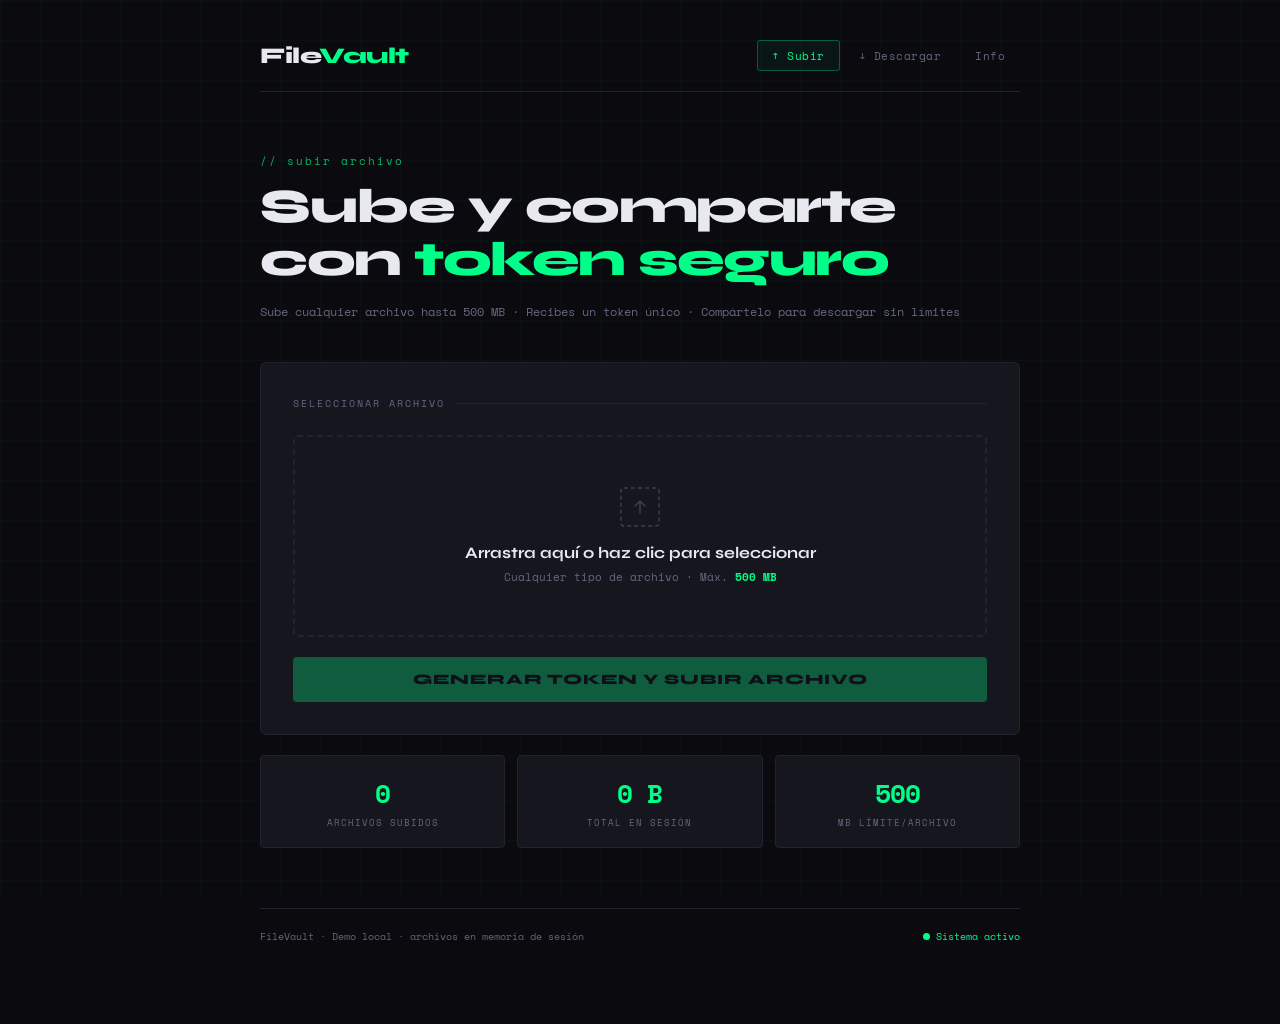
<file: index.html>
<!DOCTYPE html>
<html lang="es">
<head>
<meta charset="UTF-8">
<meta name="viewport" content="width=device-width, initial-scale=1.0">
<title>FileVault — Subir archivo</title>
<link rel="icon" href="favicon.svg" type="image/svg+xml">
<link href="https://fonts.googleapis.com/css2?family=Space+Mono:wght@400;700&family=Syne:wght@400;700;800&display=swap" rel="stylesheet">
<link rel="stylesheet" href="styles.css">
</head>
<body>
<div class="bg-grid"></div>
<div class="container">

  <header class="header">
    <a href="index.html" class="logo">File<span>Vault</span></a>
    <nav class="nav">
      <a href="index.html" class="nav-link active">↑ Subir</a>
      <a href="download.html" class="nav-link">↓ Descargar</a>
      <a href="about.html" class="nav-link">Info</a>
    </nav>
  </header>

  <main>
    <div class="hero">
      <div class="hero-tag">// subir archivo</div>
      <h1 class="hero-title">Sube y comparte<br>con <em>token seguro</em></h1>
      <p class="hero-sub">Sube cualquier archivo hasta 500 MB · Recibes un token único · Compártelo para descargar sin límites</p>
    </div>

    <div class="card">
      <div class="card-title">Seleccionar archivo</div>

      <div class="dropzone" id="dropzone" onclick="document.getElementById('fileInput').click()">
        <div class="drop-icon">
          <svg width="40" height="40" viewBox="0 0 40 40" fill="none">
            <rect x="1" y="1" width="38" height="38" rx="3" stroke="currentColor" stroke-width="1.5" stroke-dasharray="4 3"/>
            <path d="M20 26V14M20 14L15 19M20 14L25 19" stroke="currentColor" stroke-width="1.5" stroke-linecap="round" stroke-linejoin="round"/>
          </svg>
        </div>
        <div class="drop-text">Arrastra aquí o haz clic para seleccionar</div>
        <div class="drop-sub">Cualquier tipo de archivo · Máx. <strong>500 MB</strong></div>
        <input type="file" id="fileInput" onchange="onFileSelect(event)">
      </div>

      <div class="file-info" id="fileInfo">
        <span class="file-icon" id="fileIcon">📄</span>
        <div class="file-details">
          <div class="file-name" id="fileName">—</div>
          <div class="file-size" id="fileSize">—</div>
        </div>
        <button class="file-remove" onclick="clearFile()">✕ Quitar</button>
      </div>

      <div class="progress-wrap" id="progressWrap">
        <div class="progress-label">
          <span id="progressStatus">Procesando...</span>
          <span id="progressPct">0%</span>
        </div>
        <div class="progress-bar"><div class="progress-fill" id="progressFill"></div></div>
      </div>

      <div class="msg msg-error" id="uploadError"></div>

      <button class="btn btn-primary" id="uploadBtn" disabled onclick="uploadFile()">
        <span>Generar token y subir archivo</span>
      </button>

      <div class="result-box" id="resultBox">
        <div class="result-title">Archivo listo para compartir</div>
        <div class="token-display">
          <div class="token-label">Token de acceso único</div>
          <div class="token-row">
            <span class="token-value" id="tokenValue">—</span>
            <button class="copy-btn" id="copyTokenBtn" onclick="copyToken()">Copiar</button>
          </div>
        </div>
        <div class="token-display">
          <div class="token-label">Archivo</div>
          <div class="token-value small" id="resultFileName">—</div>
        </div>
        <div class="result-warning">
          ⚠ Guarda este token. Sin él, no podrás acceder al archivo.<br>
          Compártelo solo con quienes deban descargar el archivo.
        </div>
        <a href="download.html" class="btn btn-outline" style="margin-top:16px;display:block;text-align:center;text-decoration:none;">
          Ir a descargar con token →
        </a>
      </div>
    </div>

    <div class="stats-row">
      <div class="stat-card">
        <div class="stat-num" id="statFiles">0</div>
        <div class="stat-label">Archivos subidos</div>
      </div>
      <div class="stat-card">
        <div class="stat-num" id="statSize">0 B</div>
        <div class="stat-label">Total en sesión</div>
      </div>
      <div class="stat-card">
        <div class="stat-num">500</div>
        <div class="stat-label">MB límite/archivo</div>
      </div>
    </div>
  </main>

  <footer class="footer">
    <span>FileVault · Demo local · archivos en memoria de sesión</span>
    <span class="status-dot">Sistema activo</span>
  </footer>

</div>
<script src="vault.js"></script>
<script src="upload.js"></script>
</body>
</html>
</file>
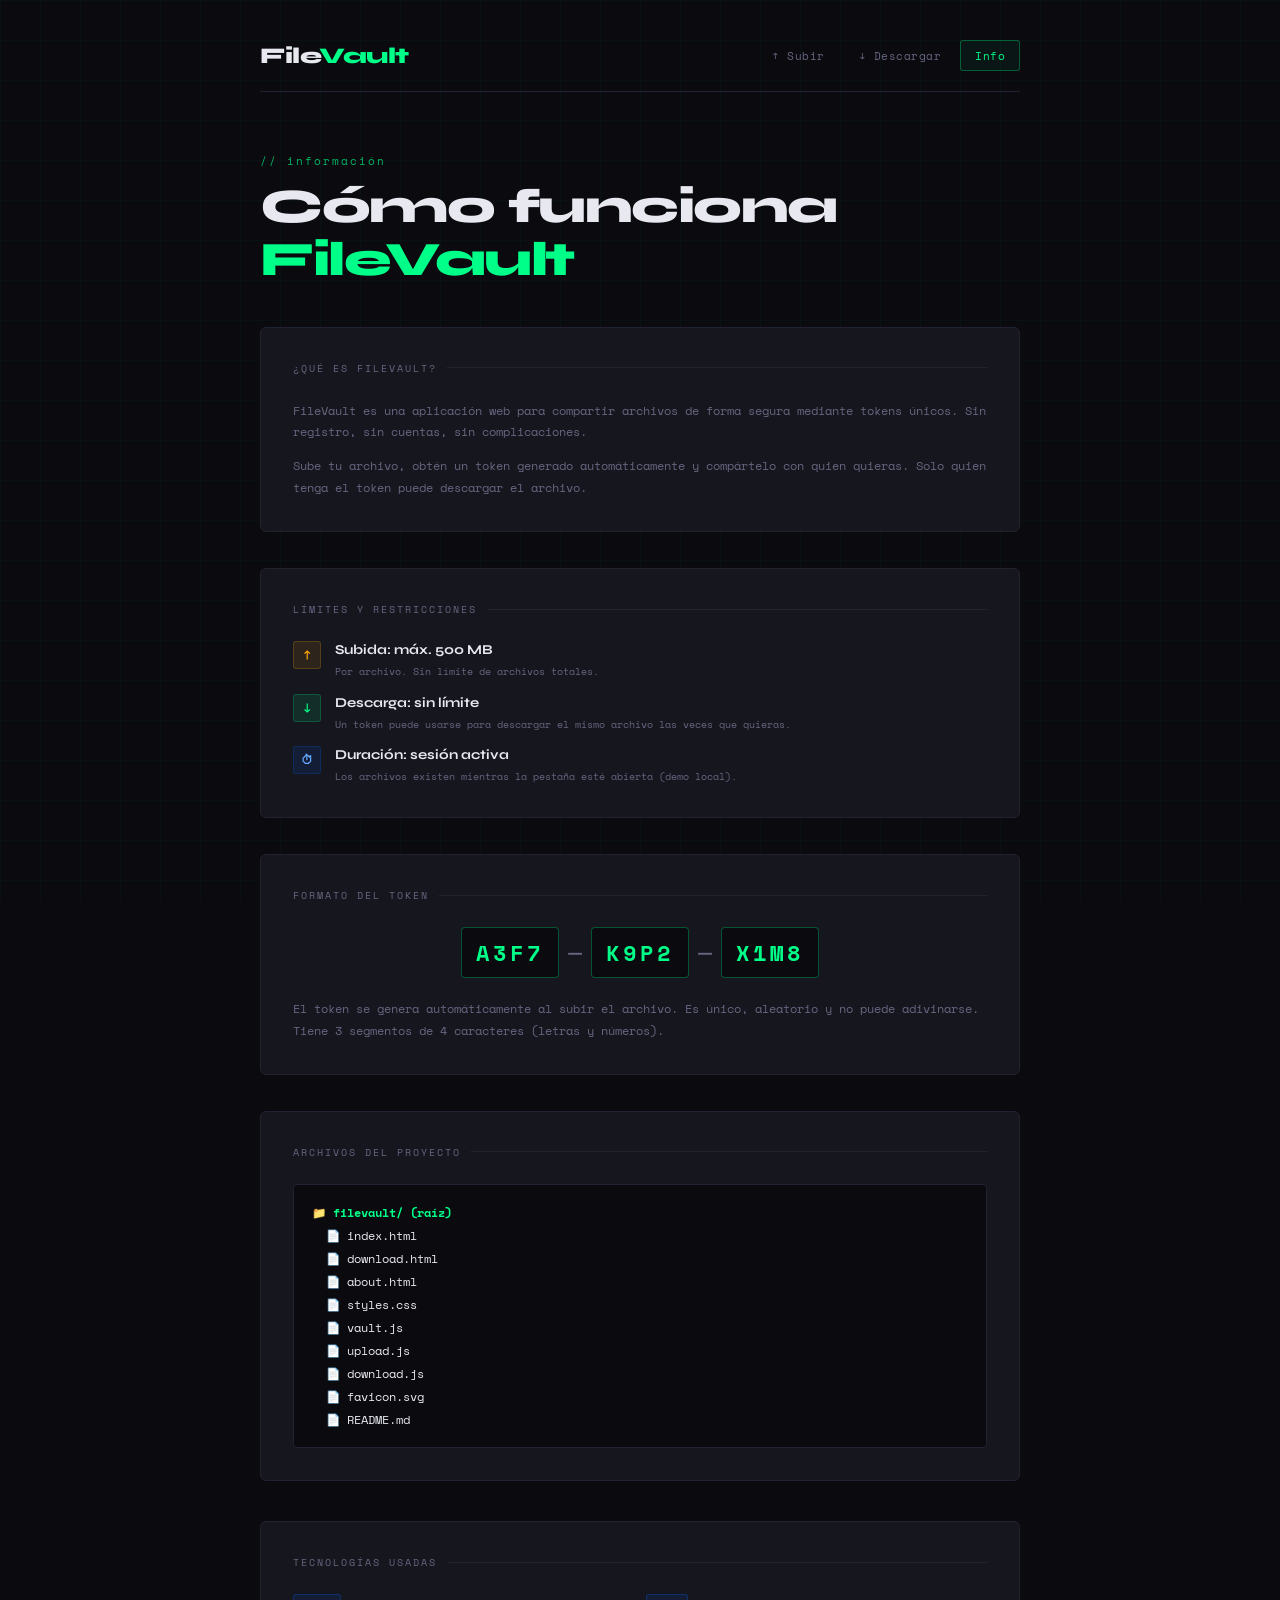
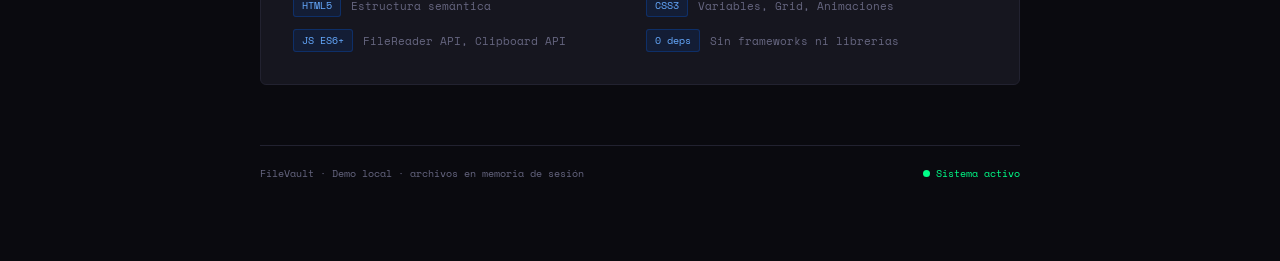
<file: about.html>
<!DOCTYPE html>
<html lang="es">
<head>
<meta charset="UTF-8">
<meta name="viewport" content="width=device-width, initial-scale=1.0">
<title>FileVault — Información</title>
<link rel="icon" href="favicon.svg" type="image/svg+xml">
<link href="https://fonts.googleapis.com/css2?family=Space+Mono:wght@400;700&family=Syne:wght@400;700;800&display=swap" rel="stylesheet">
<link rel="stylesheet" href="styles.css">
</head>
<body>
<div class="bg-grid"></div>
<div class="container">

  <header class="header">
    <a href="index.html" class="logo">File<span>Vault</span></a>
    <nav class="nav">
      <a href="index.html" class="nav-link">↑ Subir</a>
      <a href="download.html" class="nav-link">↓ Descargar</a>
      <a href="about.html" class="nav-link active">Info</a>
    </nav>
  </header>

  <main>
    <div class="hero">
      <div class="hero-tag">// información</div>
      <h1 class="hero-title">Cómo funciona<br><em>FileVault</em></h1>
    </div>

    <div class="about-grid">

      <div class="card">
        <div class="card-title">¿Qué es FileVault?</div>
        <p class="about-text">FileVault es una aplicación web para compartir archivos de forma segura mediante tokens únicos. Sin registro, sin cuentas, sin complicaciones.</p>
        <p class="about-text">Sube tu archivo, obtén un token generado automáticamente y compártelo con quien quieras. Solo quien tenga el token puede descargar el archivo.</p>
      </div>

      <div class="card">
        <div class="card-title">Límites y restricciones</div>
        <div class="limits-list">
          <div class="limit-item">
            <div class="limit-icon limit-warn">↑</div>
            <div>
              <strong>Subida: máx. 500 MB</strong>
              <span>Por archivo. Sin límite de archivos totales.</span>
            </div>
          </div>
          <div class="limit-item">
            <div class="limit-icon limit-ok">↓</div>
            <div>
              <strong>Descarga: sin límite</strong>
              <span>Un token puede usarse para descargar el mismo archivo las veces que quieras.</span>
            </div>
          </div>
          <div class="limit-item">
            <div class="limit-icon limit-info">⏱</div>
            <div>
              <strong>Duración: sesión activa</strong>
              <span>Los archivos existen mientras la pestaña esté abierta (demo local).</span>
            </div>
          </div>
        </div>
      </div>

      <div class="card">
        <div class="card-title">Formato del token</div>
        <div class="token-example">
          <div class="token-seg">A3F7</div>
          <div class="token-dash">—</div>
          <div class="token-seg">K9P2</div>
          <div class="token-dash">—</div>
          <div class="token-seg">X1M8</div>
        </div>
        <p class="about-text">El token se genera automáticamente al subir el archivo. Es único, aleatorio y no puede adivinarse. Tiene 3 segmentos de 4 caracteres (letras y números).</p>
      </div>

      <div class="card">
        <div class="card-title">Archivos del proyecto</div>
        <div class="file-tree">
          <div class="tree-root">📁 filevault/ (raíz)</div>
          <div class="tree-l1">📄 index.html</div>
          <div class="tree-l1">📄 download.html</div>
          <div class="tree-l1">📄 about.html</div>
          <div class="tree-l1">📄 styles.css</div>
          <div class="tree-l1">📄 vault.js</div>
          <div class="tree-l1">📄 upload.js</div>
          <div class="tree-l1">📄 download.js</div>
          <div class="tree-l1">📄 favicon.svg</div>
          <div class="tree-l1">📄 README.md</div>
        </div>
      </div>

    </div>

    <div class="card" style="margin-top:20px;">
      <div class="card-title">Tecnologías usadas</div>
      <div class="tech-grid">
        <div class="tech-item"><span class="tech-badge">HTML5</span> Estructura semántica</div>
        <div class="tech-item"><span class="tech-badge">CSS3</span> Variables, Grid, Animaciones</div>
        <div class="tech-item"><span class="tech-badge">JS ES6+</span> FileReader API, Clipboard API</div>
        <div class="tech-item"><span class="tech-badge">0 deps</span> Sin frameworks ni librerías</div>
      </div>
    </div>

  </main>

  <footer class="footer">
    <span>FileVault · Demo local · archivos en memoria de sesión</span>
    <span class="status-dot">Sistema activo</span>
  </footer>

</div>
<script src="vault.js"></script>
</body>
</html>
</file>
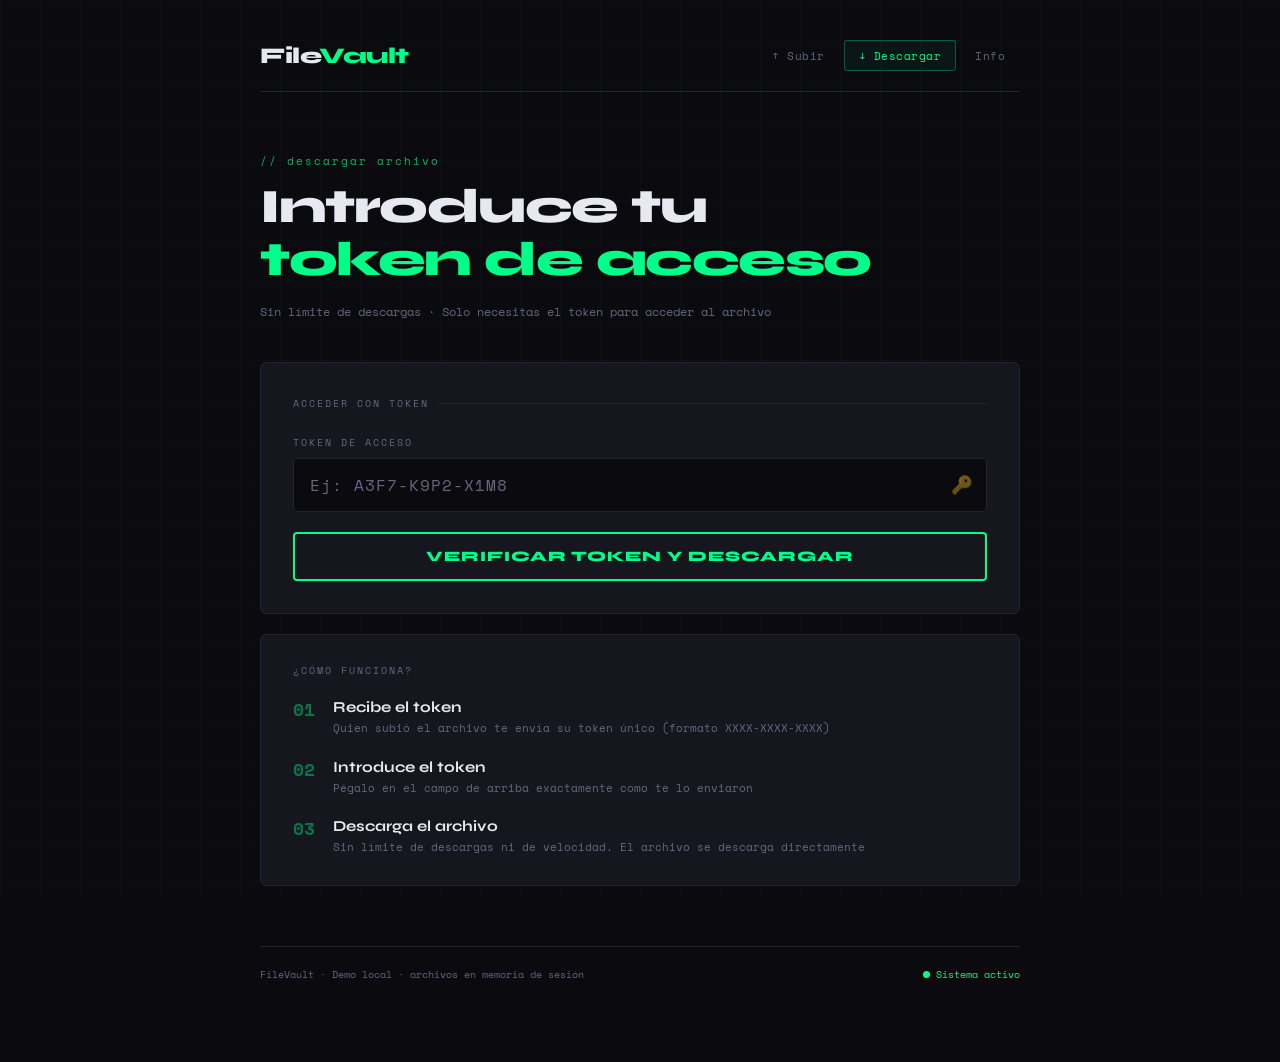
<file: download.html>
<!DOCTYPE html>
<html lang="es">
<head>
<meta charset="UTF-8">
<meta name="viewport" content="width=device-width, initial-scale=1.0">
<title>FileVault — Descargar</title>
<link rel="icon" href="favicon.svg" type="image/svg+xml">
<link href="https://fonts.googleapis.com/css2?family=Space+Mono:wght@400;700&family=Syne:wght@400;700;800&display=swap" rel="stylesheet">
<link rel="stylesheet" href="styles.css">
</head>
<body>
<div class="bg-grid"></div>
<div class="container">

  <header class="header">
    <a href="index.html" class="logo">File<span>Vault</span></a>
    <nav class="nav">
      <a href="index.html" class="nav-link">↑ Subir</a>
      <a href="download.html" class="nav-link active">↓ Descargar</a>
      <a href="about.html" class="nav-link">Info</a>
    </nav>
  </header>

  <main>
    <div class="hero">
      <div class="hero-tag">// descargar archivo</div>
      <h1 class="hero-title">Introduce tu<br><em>token de acceso</em></h1>
      <p class="hero-sub">Sin límite de descargas · Solo necesitas el token para acceder al archivo</p>
    </div>

    <div class="card">
      <div class="card-title">Acceder con token</div>

      <div class="input-group">
        <label class="input-label">Token de acceso</label>
        <div class="token-input-wrap">
          <input type="text" class="token-input" id="tokenInputField"
            placeholder="Ej: A3F7-K9P2-X1M8"
            maxlength="14"
            oninput="formatTokenInput(this)"
            onkeydown="if(event.key==='Enter') verifyToken()">
          <div class="token-input-icon">🔑</div>
        </div>
      </div>

      <div class="msg msg-error" id="downloadError"></div>
      <div class="msg msg-success" id="downloadSuccess"></div>

      <div class="file-found-box" id="fileFoundBox">
        <div class="found-header">
          <span class="found-icon" id="foundIcon">📄</span>
          <div>
            <div class="found-name" id="foundFileName">—</div>
            <div class="found-size" id="foundFileSize">—</div>
          </div>
        </div>
      </div>

      <button class="btn btn-secondary" onclick="verifyToken()">
        <span>Verificar token y descargar</span>
      </button>
    </div>

    <div class="info-box">
      <div class="info-box-title">¿Cómo funciona?</div>
      <div class="steps">
        <div class="step">
          <div class="step-num">01</div>
          <div class="step-text">
            <strong>Recibe el token</strong>
            <span>Quien subió el archivo te envía su token único (formato XXXX-XXXX-XXXX)</span>
          </div>
        </div>
        <div class="step">
          <div class="step-num">02</div>
          <div class="step-text">
            <strong>Introduce el token</strong>
            <span>Pégalo en el campo de arriba exactamente como te lo enviaron</span>
          </div>
        </div>
        <div class="step">
          <div class="step-num">03</div>
          <div class="step-text">
            <strong>Descarga el archivo</strong>
            <span>Sin límite de descargas ni de velocidad. El archivo se descarga directamente</span>
          </div>
        </div>
      </div>
    </div>
  </main>

  <footer class="footer">
    <span>FileVault · Demo local · archivos en memoria de sesión</span>
    <span class="status-dot">Sistema activo</span>
  </footer>

</div>
<script src="vault.js"></script>
<script src="download.js"></script>
</body>
</html>
</file>
<file: styles.css>
/* ================================================
   FileVault — styles.css
   ================================================ */

:root {
  --bg: #0a0a0f;
  --surface: #111118;
  --border: #222230;
  --accent: #00ff88;
  --accent2: #0066ff;
  --danger: #ff3355;
  --text: #e8e8f0;
  --muted: #666680;
  --card: #16161f;
  --card-hover: #1a1a26;
}

* { box-sizing: border-box; margin: 0; padding: 0; }

body {
  background: var(--bg);
  color: var(--text);
  font-family: 'Syne', sans-serif;
  min-height: 100vh;
  overflow-x: hidden;
}

/* ── Background grid ── */
.bg-grid {
  position: fixed;
  inset: 0;
  background-image:
    linear-gradient(rgba(0,255,136,0.03) 1px, transparent 1px),
    linear-gradient(90deg, rgba(0,255,136,0.03) 1px, transparent 1px);
  background-size: 40px 40px;
  pointer-events: none;
  z-index: 0;
}

/* ── Layout ── */
.container {
  position: relative;
  z-index: 1;
  max-width: 800px;
  margin: 0 auto;
  padding: 40px 20px 80px;
}

/* ── Header ── */
.header {
  display: flex;
  align-items: center;
  justify-content: space-between;
  margin-bottom: 60px;
  padding-bottom: 20px;
  border-bottom: 1px solid var(--border);
}

.logo {
  font-size: 1.4rem;
  font-weight: 800;
  letter-spacing: -0.5px;
  text-decoration: none;
  color: var(--text);
}

.logo span { color: var(--accent); }

.nav { display: flex; gap: 4px; }

.nav-link {
  font-family: 'Space Mono', monospace;
  font-size: 0.7rem;
  color: var(--muted);
  text-decoration: none;
  padding: 6px 14px;
  border-radius: 3px;
  letter-spacing: 0.5px;
  transition: all 0.2s;
  border: 1px solid transparent;
}

.nav-link:hover {
  color: var(--text);
  background: var(--surface);
  border-color: var(--border);
}

.nav-link.active {
  color: var(--accent);
  border-color: rgba(0,255,136,0.3);
  background: rgba(0,255,136,0.05);
}

/* ── Hero ── */
.hero { margin-bottom: 40px; }

.hero-tag {
  font-family: 'Space Mono', monospace;
  font-size: 0.7rem;
  color: var(--accent);
  letter-spacing: 2px;
  margin-bottom: 12px;
  opacity: 0.7;
}

.hero-title {
  font-size: clamp(2rem, 5vw, 3rem);
  font-weight: 800;
  line-height: 1.1;
  margin-bottom: 14px;
  letter-spacing: -1.5px;
}

.hero-title em {
  font-style: normal;
  color: var(--accent);
}

.hero-sub {
  color: var(--muted);
  font-family: 'Space Mono', monospace;
  font-size: 0.75rem;
  line-height: 1.8;
}

/* ── Card ── */
.card {
  background: var(--card);
  border: 1px solid var(--border);
  border-radius: 6px;
  padding: 32px;
  margin-bottom: 20px;
  animation: fadeUp 0.4s ease both;
}

@keyframes fadeUp {
  from { opacity: 0; transform: translateY(12px); }
  to   { opacity: 1; transform: translateY(0); }
}

.card-title {
  font-size: 0.65rem;
  font-family: 'Space Mono', monospace;
  letter-spacing: 2px;
  text-transform: uppercase;
  color: var(--muted);
  margin-bottom: 24px;
  display: flex;
  align-items: center;
  gap: 10px;
}

.card-title::after {
  content: '';
  flex: 1;
  height: 1px;
  background: var(--border);
}

/* ── Dropzone ── */
.dropzone {
  border: 2px dashed var(--border);
  border-radius: 4px;
  padding: 50px 30px;
  text-align: center;
  cursor: pointer;
  transition: all 0.25s;
  position: relative;
  overflow: hidden;
}

.dropzone:hover, .dropzone.dragover {
  border-color: var(--accent);
  background: rgba(0,255,136,0.03);
}

.dropzone.dragover::after {
  content: '';
  position: absolute;
  inset: 0;
  background: rgba(0,255,136,0.05);
  animation: pulse 1s infinite;
}

@keyframes pulse {
  0%, 100% { opacity: 0.5; }
  50% { opacity: 1; }
}

.drop-icon {
  display: flex;
  justify-content: center;
  margin-bottom: 16px;
  color: var(--muted);
  opacity: 0.5;
  transition: all 0.25s;
}

.dropzone:hover .drop-icon { opacity: 0.9; color: var(--accent); }

.drop-text {
  font-weight: 700;
  font-size: 1rem;
  margin-bottom: 6px;
}

.drop-sub {
  font-family: 'Space Mono', monospace;
  font-size: 0.7rem;
  color: var(--muted);
}

.drop-sub strong { color: var(--accent); }

input[type="file"] { display: none; }

/* ── File info ── */
.file-info {
  display: none;
  background: var(--surface);
  border: 1px solid var(--border);
  border-radius: 4px;
  padding: 16px 20px;
  margin-top: 16px;
  align-items: center;
  gap: 14px;
}

.file-info.visible { display: flex; }

.file-icon { font-size: 1.8rem; flex-shrink: 0; }

.file-details { flex: 1; min-width: 0; }

.file-name {
  font-weight: 700;
  font-size: 0.9rem;
  white-space: nowrap;
  overflow: hidden;
  text-overflow: ellipsis;
}

.file-size {
  font-family: 'Space Mono', monospace;
  font-size: 0.68rem;
  color: var(--muted);
  margin-top: 3px;
}

.file-remove {
  background: none;
  border: 1px solid var(--border);
  color: var(--muted);
  font-size: 0.7rem;
  padding: 5px 10px;
  border-radius: 3px;
  cursor: pointer;
  font-family: 'Space Mono', monospace;
  transition: all 0.2s;
  white-space: nowrap;
}

.file-remove:hover { border-color: var(--danger); color: var(--danger); }

/* ── Progress ── */
.progress-wrap { display: none; margin-top: 20px; }
.progress-wrap.visible { display: block; }

.progress-label {
  font-family: 'Space Mono', monospace;
  font-size: 0.68rem;
  color: var(--muted);
  margin-bottom: 8px;
  display: flex;
  justify-content: space-between;
}

.progress-bar {
  height: 3px;
  background: var(--border);
  border-radius: 2px;
  overflow: hidden;
}

.progress-fill {
  height: 100%;
  background: linear-gradient(90deg, var(--accent), var(--accent2));
  width: 0%;
  transition: width 0.3s ease;
}

/* ── Buttons ── */
.btn {
  display: block;
  width: 100%;
  margin-top: 20px;
  padding: 14px;
  font-family: 'Syne', sans-serif;
  font-weight: 800;
  font-size: 0.9rem;
  letter-spacing: 1px;
  text-transform: uppercase;
  border-radius: 4px;
  cursor: pointer;
  transition: all 0.2s;
  text-align: center;
}

.btn-primary {
  background: var(--accent);
  color: #000;
  border: none;
}

.btn-primary:disabled { opacity: 0.3; cursor: not-allowed; transform: none !important; box-shadow: none !important; }

.btn-primary:not(:disabled):hover {
  background: #00e07a;
  transform: translateY(-2px);
  box-shadow: 0 8px 24px rgba(0,255,136,0.25);
}

.btn-secondary {
  background: transparent;
  color: var(--accent);
  border: 2px solid var(--accent);
}

.btn-secondary:hover {
  background: var(--accent);
  color: #000;
  box-shadow: 0 8px 24px rgba(0,255,136,0.2);
}

.btn-outline {
  background: transparent;
  color: var(--muted);
  border: 1px solid var(--border);
  font-size: 0.8rem;
  padding: 10px;
}

.btn-outline:hover { border-color: var(--accent); color: var(--accent); background: rgba(0,255,136,0.04); }

/* ── Messages ── */
.msg {
  display: none;
  font-family: 'Space Mono', monospace;
  font-size: 0.7rem;
  padding: 12px 16px;
  border-radius: 3px;
  margin-top: 14px;
  line-height: 1.7;
}

.msg.visible { display: block; }

.msg-error  { background: rgba(255,51,85,0.08); border: 1px solid rgba(255,51,85,0.3); color: #ff6680; }
.msg-success{ background: rgba(0,255,136,0.07); border: 1px solid rgba(0,255,136,0.3); color: var(--accent); }

/* ── Result box ── */
.result-box {
  display: none;
  margin-top: 28px;
  background: rgba(0,255,136,0.04);
  border: 1px solid rgba(0,255,136,0.25);
  border-radius: 6px;
  padding: 28px;
  animation: fadeUp 0.4s ease;
}

.result-box.visible { display: block; }

.result-title {
  font-family: 'Space Mono', monospace;
  font-size: 0.62rem;
  letter-spacing: 2px;
  text-transform: uppercase;
  color: var(--accent);
  margin-bottom: 20px;
  display: flex;
  align-items: center;
  gap: 8px;
}

.result-title::before {
  content: '✓';
  display: inline-flex;
  width: 18px; height: 18px;
  background: var(--accent);
  color: #000;
  font-size: 0.6rem;
  align-items: center;
  justify-content: center;
  border-radius: 50%;
  font-weight: 700;
  flex-shrink: 0;
}

.token-display {
  background: var(--bg);
  border: 1px solid var(--border);
  border-radius: 4px;
  padding: 14px 18px;
  margin-bottom: 12px;
}

.token-display:last-of-type { margin-bottom: 0; }

.token-label {
  font-family: 'Space Mono', monospace;
  font-size: 0.58rem;
  color: var(--muted);
  letter-spacing: 2px;
  text-transform: uppercase;
  margin-bottom: 8px;
}

.token-row {
  display: flex;
  align-items: center;
  justify-content: space-between;
  gap: 12px;
}

.token-value {
  font-family: 'Space Mono', monospace;
  font-size: 1.1rem;
  font-weight: 700;
  color: var(--accent);
  letter-spacing: 3px;
  word-break: break-all;
}

.token-value.small { font-size: 0.8rem; letter-spacing: 1px; color: var(--text); }

.copy-btn {
  background: none;
  border: 1px solid rgba(0,255,136,0.3);
  color: var(--accent);
  font-family: 'Space Mono', monospace;
  font-size: 0.62rem;
  padding: 5px 12px;
  border-radius: 3px;
  cursor: pointer;
  white-space: nowrap;
  transition: all 0.2s;
  flex-shrink: 0;
}

.copy-btn:hover { background: rgba(0,255,136,0.1); }
.copy-btn.copied { color: #000; background: var(--accent); border-color: var(--accent); }

.result-warning {
  font-family: 'Space Mono', monospace;
  font-size: 0.66rem;
  color: var(--muted);
  line-height: 1.8;
  padding: 12px 16px;
  border-left: 2px solid rgba(0,255,136,0.4);
  background: rgba(0,255,136,0.02);
  border-radius: 0 3px 3px 0;
  margin-top: 16px;
}

/* ── Stats ── */
.stats-row {
  display: grid;
  grid-template-columns: repeat(3, 1fr);
  gap: 12px;
  margin-top: 8px;
}

.stat-card {
  background: var(--card);
  border: 1px solid var(--border);
  border-radius: 4px;
  padding: 18px;
  text-align: center;
}

.stat-num {
  font-size: 1.6rem;
  font-weight: 800;
  color: var(--accent);
  font-family: 'Space Mono', monospace;
  letter-spacing: -1px;
}

.stat-label {
  font-family: 'Space Mono', monospace;
  font-size: 0.58rem;
  color: var(--muted);
  letter-spacing: 1px;
  text-transform: uppercase;
  margin-top: 4px;
}

/* ── Download input ── */
.input-group { margin-bottom: 16px; }

.input-label {
  font-family: 'Space Mono', monospace;
  font-size: 0.62rem;
  letter-spacing: 2px;
  text-transform: uppercase;
  color: var(--muted);
  margin-bottom: 8px;
  display: block;
}

.token-input-wrap { position: relative; }

.token-input {
  width: 100%;
  background: var(--bg);
  border: 1px solid var(--border);
  border-radius: 4px;
  color: var(--text);
  font-family: 'Space Mono', monospace;
  font-size: 1rem;
  letter-spacing: 3px;
  padding: 14px 48px 14px 16px;
  outline: none;
  transition: border-color 0.2s, box-shadow 0.2s;
}

.token-input:focus {
  border-color: var(--accent);
  box-shadow: 0 0 0 3px rgba(0,255,136,0.08);
}

.token-input::placeholder { color: var(--muted); letter-spacing: 1px; }

.token-input-icon {
  position: absolute;
  right: 14px;
  top: 50%;
  transform: translateY(-50%);
  font-size: 1.1rem;
  opacity: 0.4;
  pointer-events: none;
}

/* ── File found ── */
.file-found-box {
  display: none;
  background: rgba(0,255,136,0.04);
  border: 1px solid rgba(0,255,136,0.2);
  border-radius: 4px;
  padding: 16px 20px;
  margin: 16px 0;
  animation: fadeUp 0.3s ease;
}

.file-found-box.visible { display: block; }

.found-header { display: flex; align-items: center; gap: 14px; }

.found-icon { font-size: 2rem; flex-shrink: 0; }

.found-name {
  font-weight: 700;
  font-size: 0.9rem;
  word-break: break-all;
}

.found-size {
  font-family: 'Space Mono', monospace;
  font-size: 0.68rem;
  color: var(--muted);
  margin-top: 4px;
}

/* ── Info box (how it works) ── */
.info-box {
  background: var(--card);
  border: 1px solid var(--border);
  border-radius: 6px;
  padding: 28px 32px;
  margin-top: 8px;
}

.info-box-title {
  font-family: 'Space Mono', monospace;
  font-size: 0.62rem;
  letter-spacing: 2px;
  text-transform: uppercase;
  color: var(--muted);
  margin-bottom: 20px;
}

.steps { display: flex; flex-direction: column; gap: 20px; }

.step { display: flex; gap: 18px; align-items: flex-start; }

.step-num {
  font-family: 'Space Mono', monospace;
  font-size: 1.1rem;
  font-weight: 700;
  color: var(--accent);
  opacity: 0.4;
  flex-shrink: 0;
  line-height: 1.3;
}

.step-text { display: flex; flex-direction: column; gap: 3px; }

.step-text strong { font-size: 0.95rem; }

.step-text span {
  font-family: 'Space Mono', monospace;
  font-size: 0.68rem;
  color: var(--muted);
  line-height: 1.7;
}

/* ── About page ── */
.about-grid { display: grid; gap: 16px; }

.about-text {
  font-family: 'Space Mono', monospace;
  font-size: 0.72rem;
  color: var(--muted);
  line-height: 1.9;
  margin-bottom: 12px;
}

.about-text:last-child { margin-bottom: 0; }

.limits-list { display: flex; flex-direction: column; gap: 14px; }

.limit-item { display: flex; gap: 14px; align-items: flex-start; }

.limit-icon {
  width: 28px; height: 28px;
  border-radius: 3px;
  display: flex; align-items: center; justify-content: center;
  font-size: 0.75rem;
  font-weight: 700;
  flex-shrink: 0;
}

.limit-warn { background: rgba(255,170,0,0.1); color: #ffaa00; border: 1px solid rgba(255,170,0,0.2); }
.limit-ok   { background: rgba(0,255,136,0.1); color: var(--accent); border: 1px solid rgba(0,255,136,0.2); }
.limit-info { background: rgba(0,102,255,0.1); color: #66aaff; border: 1px solid rgba(0,102,255,0.2); }

.limit-item strong { font-size: 0.85rem; display: block; margin-bottom: 2px; }
.limit-item span { font-family: 'Space Mono', monospace; font-size: 0.65rem; color: var(--muted); line-height: 1.6; }

.token-example {
  display: flex;
  align-items: center;
  gap: 8px;
  margin: 16px 0 20px;
  justify-content: center;
}

.token-seg {
  font-family: 'Space Mono', monospace;
  font-size: 1.4rem;
  font-weight: 700;
  color: var(--accent);
  background: var(--bg);
  border: 1px solid rgba(0,255,136,0.3);
  padding: 8px 14px;
  border-radius: 4px;
  letter-spacing: 4px;
}

.token-dash { color: var(--muted); font-weight: 700; font-size: 1.2rem; }

.file-tree {
  background: var(--bg);
  border: 1px solid var(--border);
  border-radius: 4px;
  padding: 16px 18px;
  font-family: 'Space Mono', monospace;
  font-size: 0.72rem;
  line-height: 2;
}

.tree-root { color: var(--accent); font-weight: 700; }
.tree-l1 { color: var(--text); padding-left: 14px; }
.tree-l2 { color: var(--muted); padding-left: 28px; }

.tech-grid {
  display: grid;
  grid-template-columns: 1fr 1fr;
  gap: 12px;
}

.tech-item {
  font-family: 'Space Mono', monospace;
  font-size: 0.68rem;
  color: var(--muted);
  display: flex;
  align-items: center;
  gap: 10px;
}

.tech-badge {
  background: rgba(0,102,255,0.1);
  border: 1px solid rgba(0,102,255,0.25);
  color: #66aaff;
  padding: 3px 8px;
  border-radius: 3px;
  font-size: 0.62rem;
  white-space: nowrap;
  flex-shrink: 0;
}

/* ── Footer ── */
.footer {
  margin-top: 60px;
  padding-top: 20px;
  border-top: 1px solid var(--border);
  display: flex;
  justify-content: space-between;
  align-items: center;
  flex-wrap: wrap;
  gap: 10px;
}

.footer span {
  font-family: 'Space Mono', monospace;
  font-size: 0.62rem;
  color: var(--muted);
}

.status-dot {
  display: inline-flex;
  align-items: center;
  gap: 6px;
  color: var(--accent) !important;
}

.status-dot::before {
  content: '';
  width: 7px; height: 7px;
  background: var(--accent);
  border-radius: 50%;
  animation: blink 2s infinite;
}

@keyframes blink {
  0%, 100% { opacity: 1; }
  50% { opacity: 0.15; }
}

/* ── Responsive ── */
@media (max-width: 540px) {
  .stats-row { grid-template-columns: 1fr 1fr; }
  .hero-title { font-size: 2rem; }
  .card { padding: 20px; }
  .tech-grid { grid-template-columns: 1fr; }
  .token-seg { font-size: 1rem; padding: 6px 10px; }
  .header { flex-direction: column; gap: 16px; align-items: flex-start; }
}
</file>
